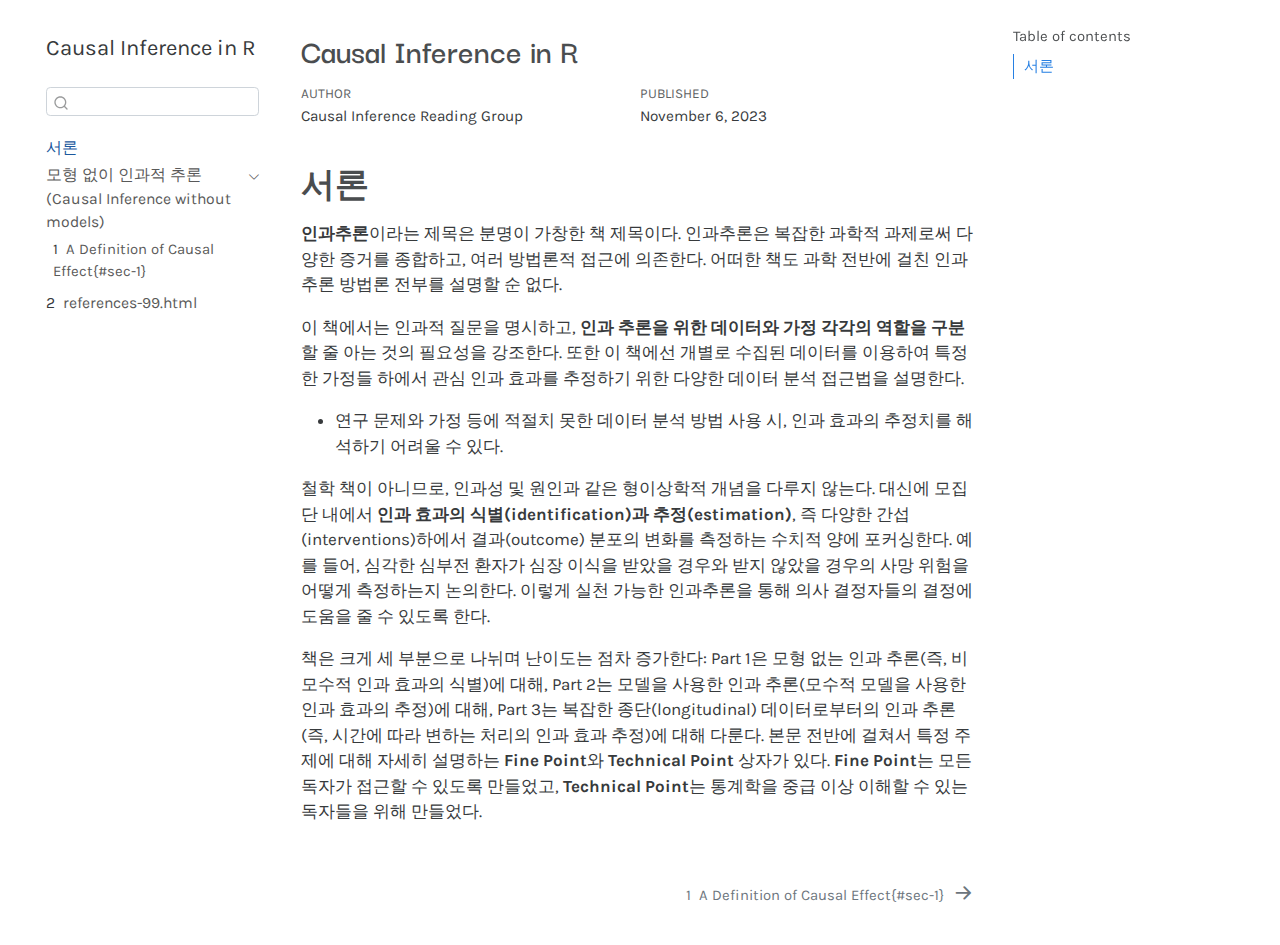
<file: _book/index.html>
<!DOCTYPE html>
<html xmlns="http://www.w3.org/1999/xhtml" lang="en" xml:lang="en"><head>

<meta charset="utf-8">
<meta name="generator" content="quarto-1.3.450">

<meta name="viewport" content="width=device-width, initial-scale=1.0, user-scalable=yes">

<meta name="author" content="Causal Inference Reading Group">
<meta name="dcterms.date" content="2023-11-06">

<title>Causal Inference in R</title>
<style>
code{white-space: pre-wrap;}
span.smallcaps{font-variant: small-caps;}
div.columns{display: flex; gap: min(4vw, 1.5em);}
div.column{flex: auto; overflow-x: auto;}
div.hanging-indent{margin-left: 1.5em; text-indent: -1.5em;}
ul.task-list{list-style: none;}
ul.task-list li input[type="checkbox"] {
  width: 0.8em;
  margin: 0 0.8em 0.2em -1em; /* quarto-specific, see https://github.com/quarto-dev/quarto-cli/issues/4556 */ 
  vertical-align: middle;
}
</style>


<script src="site_libs/quarto-nav/quarto-nav.js"></script>
<script src="site_libs/quarto-nav/headroom.min.js"></script>
<script src="site_libs/clipboard/clipboard.min.js"></script>
<script src="site_libs/quarto-search/autocomplete.umd.js"></script>
<script src="site_libs/quarto-search/fuse.min.js"></script>
<script src="site_libs/quarto-search/quarto-search.js"></script>
<meta name="quarto:offset" content="./">
<link href="./chapters/chapter-01.html" rel="next">
<script src="site_libs/quarto-html/quarto.js"></script>
<script src="site_libs/quarto-html/popper.min.js"></script>
<script src="site_libs/quarto-html/tippy.umd.min.js"></script>
<script src="site_libs/quarto-html/anchor.min.js"></script>
<link href="site_libs/quarto-html/tippy.css" rel="stylesheet">
<link href="site_libs/quarto-html/quarto-syntax-highlighting.css" rel="stylesheet" id="quarto-text-highlighting-styles">
<script src="site_libs/bootstrap/bootstrap.min.js"></script>
<link href="site_libs/bootstrap/bootstrap-icons.css" rel="stylesheet">
<link href="site_libs/bootstrap/bootstrap.min.css" rel="stylesheet" id="quarto-bootstrap" data-mode="light">
<script id="quarto-search-options" type="application/json">{
  "location": "sidebar",
  "copy-button": false,
  "collapse-after": 3,
  "panel-placement": "start",
  "type": "textbox",
  "limit": 20,
  "language": {
    "search-no-results-text": "No results",
    "search-matching-documents-text": "matching documents",
    "search-copy-link-title": "Copy link to search",
    "search-hide-matches-text": "Hide additional matches",
    "search-more-match-text": "more match in this document",
    "search-more-matches-text": "more matches in this document",
    "search-clear-button-title": "Clear",
    "search-detached-cancel-button-title": "Cancel",
    "search-submit-button-title": "Submit",
    "search-label": "Search"
  }
}</script>
<script defer="" data-domain="r-causal.org" src="https://plausible.io/js/script.js"></script>


</head>

<body class="nav-sidebar floating">

<div id="quarto-search-results"></div>
  <header id="quarto-header" class="headroom fixed-top">
  <nav class="quarto-secondary-nav">
    <div class="container-fluid d-flex">
      <button type="button" class="quarto-btn-toggle btn" data-bs-toggle="collapse" data-bs-target="#quarto-sidebar,#quarto-sidebar-glass" aria-controls="quarto-sidebar" aria-expanded="false" aria-label="Toggle sidebar navigation" onclick="if (window.quartoToggleHeadroom) { window.quartoToggleHeadroom(); }">
        <i class="bi bi-layout-text-sidebar-reverse"></i>
      </button>
      <nav class="quarto-page-breadcrumbs" aria-label="breadcrumb"><ol class="breadcrumb"><li class="breadcrumb-item"><a href="./index.html">서론</a></li></ol></nav>
      <a class="flex-grow-1" role="button" data-bs-toggle="collapse" data-bs-target="#quarto-sidebar,#quarto-sidebar-glass" aria-controls="quarto-sidebar" aria-expanded="false" aria-label="Toggle sidebar navigation" onclick="if (window.quartoToggleHeadroom) { window.quartoToggleHeadroom(); }">      
      </a>
      <button type="button" class="btn quarto-search-button" aria-label="" onclick="window.quartoOpenSearch();">
        <i class="bi bi-search"></i>
      </button>
    </div>
  </nav>
</header>
<!-- content -->
<div id="quarto-content" class="quarto-container page-columns page-rows-contents page-layout-article">
<!-- sidebar -->
  <nav id="quarto-sidebar" class="sidebar collapse collapse-horizontal sidebar-navigation floating overflow-auto">
    <div class="pt-lg-2 mt-2 text-left sidebar-header">
    <div class="sidebar-title mb-0 py-0">
      <a href="./">Causal Inference in R</a> 
    </div>
      </div>
        <div class="mt-2 flex-shrink-0 align-items-center">
        <div class="sidebar-search">
        <div id="quarto-search" class="" title="Search"></div>
        </div>
        </div>
    <div class="sidebar-menu-container"> 
    <ul class="list-unstyled mt-1">
        <li class="sidebar-item">
  <div class="sidebar-item-container"> 
  <a href="./index.html" class="sidebar-item-text sidebar-link active">
 <span class="menu-text">서론</span></a>
  </div>
</li>
        <li class="sidebar-item sidebar-item-section">
      <div class="sidebar-item-container"> 
            <a class="sidebar-item-text sidebar-link text-start" data-bs-toggle="collapse" data-bs-target="#quarto-sidebar-section-1" aria-expanded="true">
 <span class="menu-text">모형 없이 인과적 추론(Causal Inference without models)</span></a>
          <a class="sidebar-item-toggle text-start" data-bs-toggle="collapse" data-bs-target="#quarto-sidebar-section-1" aria-expanded="true" aria-label="Toggle section">
            <i class="bi bi-chevron-right ms-2"></i>
          </a> 
      </div>
      <ul id="quarto-sidebar-section-1" class="collapse list-unstyled sidebar-section depth1 show">  
          <li class="sidebar-item">
  <div class="sidebar-item-container"> 
  <a href="./chapters/chapter-01.html" class="sidebar-item-text sidebar-link">
 <span class="menu-text"><span class="chapter-number">1</span>&nbsp; <span class="chapter-title">A Definition of Causal Effect{#sec-1}</span></span></a>
  </div>
</li>
      </ul>
  </li>
        <li class="sidebar-item">
  <div class="sidebar-item-container"> 
  <a href="./chapters/references-99.html" class="sidebar-item-text sidebar-link">
 <span class="menu-text"><span class="chapter-number">2</span>&nbsp; <span class="chapter-title">references-99.html</span></span></a>
  </div>
</li>
    </ul>
    </div>
</nav>
<div id="quarto-sidebar-glass" data-bs-toggle="collapse" data-bs-target="#quarto-sidebar,#quarto-sidebar-glass"></div>
<!-- margin-sidebar -->
    <div id="quarto-margin-sidebar" class="sidebar margin-sidebar">
        <nav id="TOC" role="doc-toc" class="toc-active">
    <h2 id="toc-title">Table of contents</h2>
   
  <ul>
  <li><a href="#서론" id="toc-서론" class="nav-link active" data-scroll-target="#서론">서론</a></li>
  </ul>
</nav>
    </div>
<!-- main -->
<main class="content" id="quarto-document-content">

<header id="title-block-header" class="quarto-title-block default">
<div class="quarto-title">
<h1 class="title">Causal Inference in R</h1>
</div>



<div class="quarto-title-meta">

    <div>
    <div class="quarto-title-meta-heading">Author</div>
    <div class="quarto-title-meta-contents">
             <p>Causal Inference Reading Group </p>
          </div>
  </div>
    
    <div>
    <div class="quarto-title-meta-heading">Published</div>
    <div class="quarto-title-meta-contents">
      <p class="date">November 6, 2023</p>
    </div>
  </div>
  
    
  </div>
  

</header>

<section id="서론" class="level1 unnumbered">
<h1 class="unnumbered">서론</h1>
<p><strong>인과추론</strong>이라는 제목은 분명이 가창한 책 제목이다. 인과추론은 복잡한 과학적 과제로써 다양한 증거를 종합하고, 여러 방법론적 접근에 의존한다. 어떠한 책도 과학 전반에 걸친 인과 추론 방법론 전부를 설명할 순 없다.</p>
<p>이 책에서는 인과적 질문을 명시하고, <strong>인과 추론을 위한 데이터와 가정 각각의 역할을 구분</strong>할 줄 아는 것의 필요성을 강조한다. 또한 이 책에선 개별로 수집된 데이터를 이용하여 특정한 가정들 하에서 관심 인과 효과를 추정하기 위한 다양한 데이터 분석 접근법을 설명한다.</p>
<ul>
<li>연구 문제와 가정 등에 적절치 못한 데이터 분석 방법 사용 시, 인과 효과의 추정치를 해석하기 어려울 수 있다.</li>
</ul>
<p>철학 책이 아니므로, 인과성 및 원인과 같은 형이상학적 개념을 다루지 않는다. 대신에 모집단 내에서 <strong>인과 효과의 식별(identification)과 추정(estimation)</strong>, 즉 다양한 간섭(interventions)하에서 결과(outcome) 분포의 변화를 측정하는 수치적 양에 포커싱한다. 예를 들어, 심각한 심부전 환자가 심장 이식을 받았을 경우와 받지 않았을 경우의 사망 위험을 어떻게 측정하는지 논의한다. 이렇게 실천 가능한 인과추론을 통해 의사 결정자들의 결정에 도움을 줄 수 있도록 한다.</p>
<p>책은 크게 세 부분으로 나뉘며 난이도는 점차 증가한다: Part 1은 모형 없는 인과 추론(즉, 비모수적 인과 효과의 식별)에 대해, Part 2는 모델을 사용한 인과 추론(모수적 모델을 사용한 인과 효과의 추정)에 대해, Part 3는 복잡한 종단(longitudinal) 데이터로부터의 인과 추론(즉, 시간에 따라 변하는 처리의 인과 효과 추정)에 대해 다룬다. 본문 전반에 걸쳐서 특정 주제에 대해 자세히 설명하는 <strong>Fine Point</strong>와 <strong>Technical Point</strong> 상자가 있다. <strong>Fine Point</strong>는 모든 독자가 접근할 수 있도록 만들었고, <strong>Technical Point</strong>는 통계학을 중급 이상 이해할 수 있는 독자들을 위해 만들었다.</p>


</section>

</main> <!-- /main -->
<script id="quarto-html-after-body" type="application/javascript">
window.document.addEventListener("DOMContentLoaded", function (event) {
  const toggleBodyColorMode = (bsSheetEl) => {
    const mode = bsSheetEl.getAttribute("data-mode");
    const bodyEl = window.document.querySelector("body");
    if (mode === "dark") {
      bodyEl.classList.add("quarto-dark");
      bodyEl.classList.remove("quarto-light");
    } else {
      bodyEl.classList.add("quarto-light");
      bodyEl.classList.remove("quarto-dark");
    }
  }
  const toggleBodyColorPrimary = () => {
    const bsSheetEl = window.document.querySelector("link#quarto-bootstrap");
    if (bsSheetEl) {
      toggleBodyColorMode(bsSheetEl);
    }
  }
  toggleBodyColorPrimary();  
  const icon = "";
  const anchorJS = new window.AnchorJS();
  anchorJS.options = {
    placement: 'right',
    icon: icon
  };
  anchorJS.add('.anchored');
  const isCodeAnnotation = (el) => {
    for (const clz of el.classList) {
      if (clz.startsWith('code-annotation-')) {                     
        return true;
      }
    }
    return false;
  }
  const clipboard = new window.ClipboardJS('.code-copy-button', {
    text: function(trigger) {
      const codeEl = trigger.previousElementSibling.cloneNode(true);
      for (const childEl of codeEl.children) {
        if (isCodeAnnotation(childEl)) {
          childEl.remove();
        }
      }
      return codeEl.innerText;
    }
  });
  clipboard.on('success', function(e) {
    // button target
    const button = e.trigger;
    // don't keep focus
    button.blur();
    // flash "checked"
    button.classList.add('code-copy-button-checked');
    var currentTitle = button.getAttribute("title");
    button.setAttribute("title", "Copied!");
    let tooltip;
    if (window.bootstrap) {
      button.setAttribute("data-bs-toggle", "tooltip");
      button.setAttribute("data-bs-placement", "left");
      button.setAttribute("data-bs-title", "Copied!");
      tooltip = new bootstrap.Tooltip(button, 
        { trigger: "manual", 
          customClass: "code-copy-button-tooltip",
          offset: [0, -8]});
      tooltip.show();    
    }
    setTimeout(function() {
      if (tooltip) {
        tooltip.hide();
        button.removeAttribute("data-bs-title");
        button.removeAttribute("data-bs-toggle");
        button.removeAttribute("data-bs-placement");
      }
      button.setAttribute("title", currentTitle);
      button.classList.remove('code-copy-button-checked');
    }, 1000);
    // clear code selection
    e.clearSelection();
  });
  function tippyHover(el, contentFn) {
    const config = {
      allowHTML: true,
      content: contentFn,
      maxWidth: 500,
      delay: 100,
      arrow: false,
      appendTo: function(el) {
          return el.parentElement;
      },
      interactive: true,
      interactiveBorder: 10,
      theme: 'quarto',
      placement: 'bottom-start'
    };
    window.tippy(el, config); 
  }
  const noterefs = window.document.querySelectorAll('a[role="doc-noteref"]');
  for (var i=0; i<noterefs.length; i++) {
    const ref = noterefs[i];
    tippyHover(ref, function() {
      // use id or data attribute instead here
      let href = ref.getAttribute('data-footnote-href') || ref.getAttribute('href');
      try { href = new URL(href).hash; } catch {}
      const id = href.replace(/^#\/?/, "");
      const note = window.document.getElementById(id);
      return note.innerHTML;
    });
  }
      let selectedAnnoteEl;
      const selectorForAnnotation = ( cell, annotation) => {
        let cellAttr = 'data-code-cell="' + cell + '"';
        let lineAttr = 'data-code-annotation="' +  annotation + '"';
        const selector = 'span[' + cellAttr + '][' + lineAttr + ']';
        return selector;
      }
      const selectCodeLines = (annoteEl) => {
        const doc = window.document;
        const targetCell = annoteEl.getAttribute("data-target-cell");
        const targetAnnotation = annoteEl.getAttribute("data-target-annotation");
        const annoteSpan = window.document.querySelector(selectorForAnnotation(targetCell, targetAnnotation));
        const lines = annoteSpan.getAttribute("data-code-lines").split(",");
        const lineIds = lines.map((line) => {
          return targetCell + "-" + line;
        })
        let top = null;
        let height = null;
        let parent = null;
        if (lineIds.length > 0) {
            //compute the position of the single el (top and bottom and make a div)
            const el = window.document.getElementById(lineIds[0]);
            top = el.offsetTop;
            height = el.offsetHeight;
            parent = el.parentElement.parentElement;
          if (lineIds.length > 1) {
            const lastEl = window.document.getElementById(lineIds[lineIds.length - 1]);
            const bottom = lastEl.offsetTop + lastEl.offsetHeight;
            height = bottom - top;
          }
          if (top !== null && height !== null && parent !== null) {
            // cook up a div (if necessary) and position it 
            let div = window.document.getElementById("code-annotation-line-highlight");
            if (div === null) {
              div = window.document.createElement("div");
              div.setAttribute("id", "code-annotation-line-highlight");
              div.style.position = 'absolute';
              parent.appendChild(div);
            }
            div.style.top = top - 2 + "px";
            div.style.height = height + 4 + "px";
            let gutterDiv = window.document.getElementById("code-annotation-line-highlight-gutter");
            if (gutterDiv === null) {
              gutterDiv = window.document.createElement("div");
              gutterDiv.setAttribute("id", "code-annotation-line-highlight-gutter");
              gutterDiv.style.position = 'absolute';
              const codeCell = window.document.getElementById(targetCell);
              const gutter = codeCell.querySelector('.code-annotation-gutter');
              gutter.appendChild(gutterDiv);
            }
            gutterDiv.style.top = top - 2 + "px";
            gutterDiv.style.height = height + 4 + "px";
          }
          selectedAnnoteEl = annoteEl;
        }
      };
      const unselectCodeLines = () => {
        const elementsIds = ["code-annotation-line-highlight", "code-annotation-line-highlight-gutter"];
        elementsIds.forEach((elId) => {
          const div = window.document.getElementById(elId);
          if (div) {
            div.remove();
          }
        });
        selectedAnnoteEl = undefined;
      };
      // Attach click handler to the DT
      const annoteDls = window.document.querySelectorAll('dt[data-target-cell]');
      for (const annoteDlNode of annoteDls) {
        annoteDlNode.addEventListener('click', (event) => {
          const clickedEl = event.target;
          if (clickedEl !== selectedAnnoteEl) {
            unselectCodeLines();
            const activeEl = window.document.querySelector('dt[data-target-cell].code-annotation-active');
            if (activeEl) {
              activeEl.classList.remove('code-annotation-active');
            }
            selectCodeLines(clickedEl);
            clickedEl.classList.add('code-annotation-active');
          } else {
            // Unselect the line
            unselectCodeLines();
            clickedEl.classList.remove('code-annotation-active');
          }
        });
      }
  const findCites = (el) => {
    const parentEl = el.parentElement;
    if (parentEl) {
      const cites = parentEl.dataset.cites;
      if (cites) {
        return {
          el,
          cites: cites.split(' ')
        };
      } else {
        return findCites(el.parentElement)
      }
    } else {
      return undefined;
    }
  };
  var bibliorefs = window.document.querySelectorAll('a[role="doc-biblioref"]');
  for (var i=0; i<bibliorefs.length; i++) {
    const ref = bibliorefs[i];
    const citeInfo = findCites(ref);
    if (citeInfo) {
      tippyHover(citeInfo.el, function() {
        var popup = window.document.createElement('div');
        citeInfo.cites.forEach(function(cite) {
          var citeDiv = window.document.createElement('div');
          citeDiv.classList.add('hanging-indent');
          citeDiv.classList.add('csl-entry');
          var biblioDiv = window.document.getElementById('ref-' + cite);
          if (biblioDiv) {
            citeDiv.innerHTML = biblioDiv.innerHTML;
          }
          popup.appendChild(citeDiv);
        });
        return popup.innerHTML;
      });
    }
  }
});
</script>
<nav class="page-navigation">
  <div class="nav-page nav-page-previous">
  </div>
  <div class="nav-page nav-page-next">
      <a href="./chapters/chapter-01.html" class="pagination-link">
        <span class="nav-page-text"><span class="chapter-number">1</span>&nbsp; <span class="chapter-title">A Definition of Causal Effect{#sec-1}</span></span> <i class="bi bi-arrow-right-short"></i>
      </a>
  </div>
</nav>
</div> <!-- /content -->



</body></html>
</file>
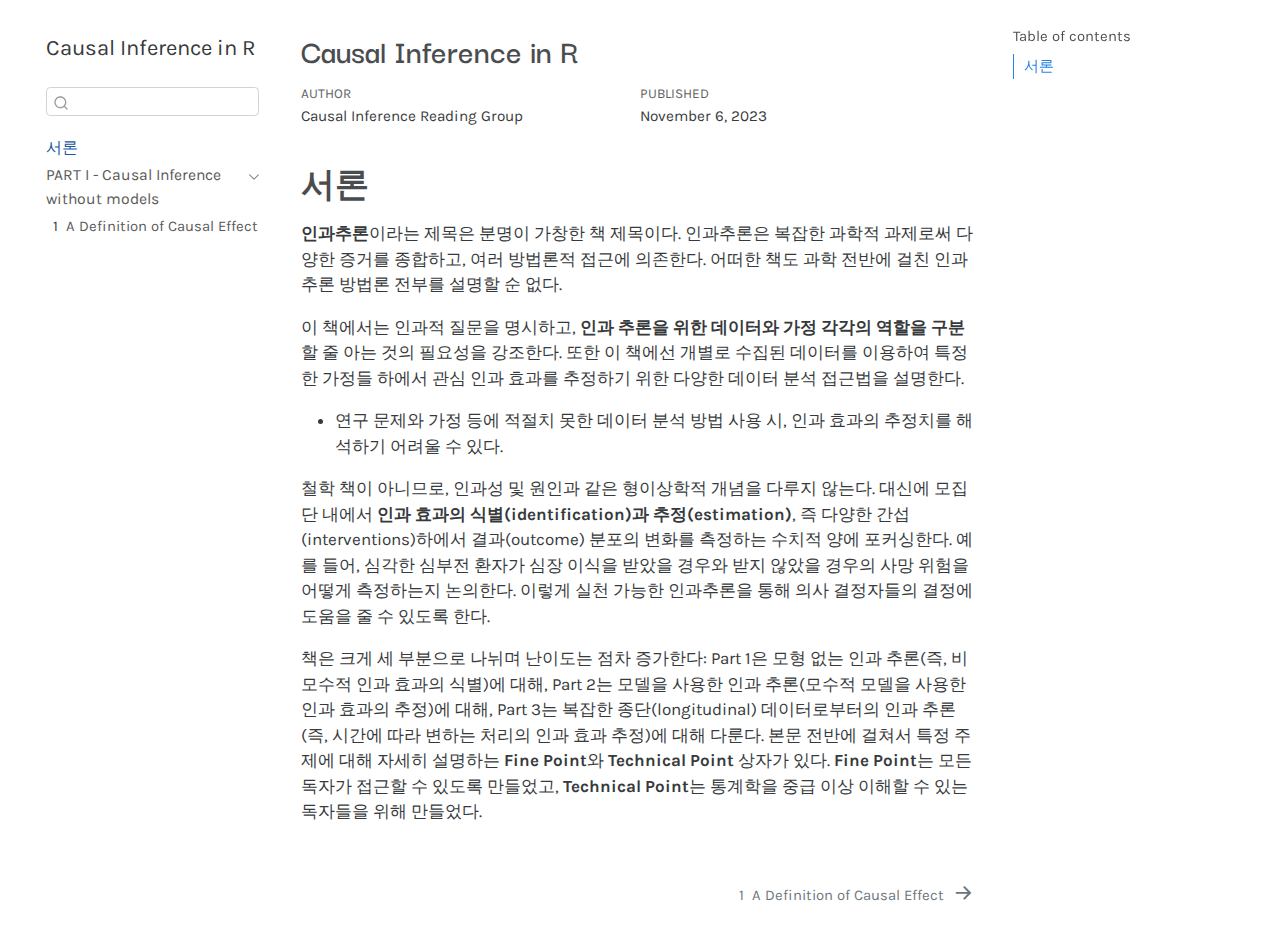
<file: docs/index.html>
<!DOCTYPE html>
<html xmlns="http://www.w3.org/1999/xhtml" lang="en" xml:lang="en"><head>

<meta charset="utf-8">
<meta name="generator" content="quarto-1.3.450">

<meta name="viewport" content="width=device-width, initial-scale=1.0, user-scalable=yes">

<meta name="author" content="Causal Inference Reading Group">
<meta name="dcterms.date" content="2023-11-06">

<title>Causal Inference in R</title>
<style>
code{white-space: pre-wrap;}
span.smallcaps{font-variant: small-caps;}
div.columns{display: flex; gap: min(4vw, 1.5em);}
div.column{flex: auto; overflow-x: auto;}
div.hanging-indent{margin-left: 1.5em; text-indent: -1.5em;}
ul.task-list{list-style: none;}
ul.task-list li input[type="checkbox"] {
  width: 0.8em;
  margin: 0 0.8em 0.2em -1em; /* quarto-specific, see https://github.com/quarto-dev/quarto-cli/issues/4556 */ 
  vertical-align: middle;
}
</style>


<script src="site_libs/quarto-nav/quarto-nav.js"></script>
<script src="site_libs/quarto-nav/headroom.min.js"></script>
<script src="site_libs/clipboard/clipboard.min.js"></script>
<script src="site_libs/quarto-search/autocomplete.umd.js"></script>
<script src="site_libs/quarto-search/fuse.min.js"></script>
<script src="site_libs/quarto-search/quarto-search.js"></script>
<meta name="quarto:offset" content="./">
<link href="./chapters/chapter-01.html" rel="next">
<script src="site_libs/quarto-html/quarto.js"></script>
<script src="site_libs/quarto-html/popper.min.js"></script>
<script src="site_libs/quarto-html/tippy.umd.min.js"></script>
<script src="site_libs/quarto-html/anchor.min.js"></script>
<link href="site_libs/quarto-html/tippy.css" rel="stylesheet">
<link href="site_libs/quarto-html/quarto-syntax-highlighting.css" rel="stylesheet" id="quarto-text-highlighting-styles">
<script src="site_libs/bootstrap/bootstrap.min.js"></script>
<link href="site_libs/bootstrap/bootstrap-icons.css" rel="stylesheet">
<link href="site_libs/bootstrap/bootstrap.min.css" rel="stylesheet" id="quarto-bootstrap" data-mode="light">
<script id="quarto-search-options" type="application/json">{
  "location": "sidebar",
  "copy-button": false,
  "collapse-after": 3,
  "panel-placement": "start",
  "type": "textbox",
  "limit": 20,
  "language": {
    "search-no-results-text": "No results",
    "search-matching-documents-text": "matching documents",
    "search-copy-link-title": "Copy link to search",
    "search-hide-matches-text": "Hide additional matches",
    "search-more-match-text": "more match in this document",
    "search-more-matches-text": "more matches in this document",
    "search-clear-button-title": "Clear",
    "search-detached-cancel-button-title": "Cancel",
    "search-submit-button-title": "Submit",
    "search-label": "Search"
  }
}</script>
<script defer="" data-domain="r-causal.org" src="https://plausible.io/js/script.js"></script>


</head>

<body class="nav-sidebar floating">

<div id="quarto-search-results"></div>
  <header id="quarto-header" class="headroom fixed-top">
  <nav class="quarto-secondary-nav">
    <div class="container-fluid d-flex">
      <button type="button" class="quarto-btn-toggle btn" data-bs-toggle="collapse" data-bs-target="#quarto-sidebar,#quarto-sidebar-glass" aria-controls="quarto-sidebar" aria-expanded="false" aria-label="Toggle sidebar navigation" onclick="if (window.quartoToggleHeadroom) { window.quartoToggleHeadroom(); }">
        <i class="bi bi-layout-text-sidebar-reverse"></i>
      </button>
      <nav class="quarto-page-breadcrumbs" aria-label="breadcrumb"><ol class="breadcrumb"><li class="breadcrumb-item"><a href="./index.html">서론</a></li></ol></nav>
      <a class="flex-grow-1" role="button" data-bs-toggle="collapse" data-bs-target="#quarto-sidebar,#quarto-sidebar-glass" aria-controls="quarto-sidebar" aria-expanded="false" aria-label="Toggle sidebar navigation" onclick="if (window.quartoToggleHeadroom) { window.quartoToggleHeadroom(); }">      
      </a>
      <button type="button" class="btn quarto-search-button" aria-label="" onclick="window.quartoOpenSearch();">
        <i class="bi bi-search"></i>
      </button>
    </div>
  </nav>
</header>
<!-- content -->
<div id="quarto-content" class="quarto-container page-columns page-rows-contents page-layout-article">
<!-- sidebar -->
  <nav id="quarto-sidebar" class="sidebar collapse collapse-horizontal sidebar-navigation floating overflow-auto">
    <div class="pt-lg-2 mt-2 text-left sidebar-header">
    <div class="sidebar-title mb-0 py-0">
      <a href="./">Causal Inference in R</a> 
    </div>
      </div>
        <div class="mt-2 flex-shrink-0 align-items-center">
        <div class="sidebar-search">
        <div id="quarto-search" class="" title="Search"></div>
        </div>
        </div>
    <div class="sidebar-menu-container"> 
    <ul class="list-unstyled mt-1">
        <li class="sidebar-item">
  <div class="sidebar-item-container"> 
  <a href="./index.html" class="sidebar-item-text sidebar-link active">
 <span class="menu-text">서론</span></a>
  </div>
</li>
        <li class="sidebar-item sidebar-item-section">
      <div class="sidebar-item-container"> 
            <a class="sidebar-item-text sidebar-link text-start" data-bs-toggle="collapse" data-bs-target="#quarto-sidebar-section-1" aria-expanded="true">
 <span class="menu-text">PART I - Causal Inference without models</span></a>
          <a class="sidebar-item-toggle text-start" data-bs-toggle="collapse" data-bs-target="#quarto-sidebar-section-1" aria-expanded="true" aria-label="Toggle section">
            <i class="bi bi-chevron-right ms-2"></i>
          </a> 
      </div>
      <ul id="quarto-sidebar-section-1" class="collapse list-unstyled sidebar-section depth1 show">  
          <li class="sidebar-item">
  <div class="sidebar-item-container"> 
  <a href="./chapters/chapter-01.html" class="sidebar-item-text sidebar-link">
 <span class="menu-text"><span class="chapter-number">1</span>&nbsp; <span class="chapter-title">A Definition of Causal Effect</span></span></a>
  </div>
</li>
      </ul>
  </li>
    </ul>
    </div>
</nav>
<div id="quarto-sidebar-glass" data-bs-toggle="collapse" data-bs-target="#quarto-sidebar,#quarto-sidebar-glass"></div>
<!-- margin-sidebar -->
    <div id="quarto-margin-sidebar" class="sidebar margin-sidebar">
        <nav id="TOC" role="doc-toc" class="toc-active">
    <h2 id="toc-title">Table of contents</h2>
   
  <ul>
  <li><a href="#서론" id="toc-서론" class="nav-link active" data-scroll-target="#서론">서론</a></li>
  </ul>
</nav>
    </div>
<!-- main -->
<main class="content" id="quarto-document-content">

<header id="title-block-header" class="quarto-title-block default">
<div class="quarto-title">
<h1 class="title">Causal Inference in R</h1>
</div>



<div class="quarto-title-meta">

    <div>
    <div class="quarto-title-meta-heading">Author</div>
    <div class="quarto-title-meta-contents">
             <p>Causal Inference Reading Group </p>
          </div>
  </div>
    
    <div>
    <div class="quarto-title-meta-heading">Published</div>
    <div class="quarto-title-meta-contents">
      <p class="date">November 6, 2023</p>
    </div>
  </div>
  
    
  </div>
  

</header>

<section id="서론" class="level1 unnumbered">
<h1 class="unnumbered">서론</h1>
<p><strong>인과추론</strong>이라는 제목은 분명이 가창한 책 제목이다. 인과추론은 복잡한 과학적 과제로써 다양한 증거를 종합하고, 여러 방법론적 접근에 의존한다. 어떠한 책도 과학 전반에 걸친 인과 추론 방법론 전부를 설명할 순 없다.</p>
<p>이 책에서는 인과적 질문을 명시하고, <strong>인과 추론을 위한 데이터와 가정 각각의 역할을 구분</strong>할 줄 아는 것의 필요성을 강조한다. 또한 이 책에선 개별로 수집된 데이터를 이용하여 특정한 가정들 하에서 관심 인과 효과를 추정하기 위한 다양한 데이터 분석 접근법을 설명한다.</p>
<ul>
<li>연구 문제와 가정 등에 적절치 못한 데이터 분석 방법 사용 시, 인과 효과의 추정치를 해석하기 어려울 수 있다.</li>
</ul>
<p>철학 책이 아니므로, 인과성 및 원인과 같은 형이상학적 개념을 다루지 않는다. 대신에 모집단 내에서 <strong>인과 효과의 식별(identification)과 추정(estimation)</strong>, 즉 다양한 간섭(interventions)하에서 결과(outcome) 분포의 변화를 측정하는 수치적 양에 포커싱한다. 예를 들어, 심각한 심부전 환자가 심장 이식을 받았을 경우와 받지 않았을 경우의 사망 위험을 어떻게 측정하는지 논의한다. 이렇게 실천 가능한 인과추론을 통해 의사 결정자들의 결정에 도움을 줄 수 있도록 한다.</p>
<p>책은 크게 세 부분으로 나뉘며 난이도는 점차 증가한다: Part 1은 모형 없는 인과 추론(즉, 비모수적 인과 효과의 식별)에 대해, Part 2는 모델을 사용한 인과 추론(모수적 모델을 사용한 인과 효과의 추정)에 대해, Part 3는 복잡한 종단(longitudinal) 데이터로부터의 인과 추론(즉, 시간에 따라 변하는 처리의 인과 효과 추정)에 대해 다룬다. 본문 전반에 걸쳐서 특정 주제에 대해 자세히 설명하는 <strong>Fine Point</strong>와 <strong>Technical Point</strong> 상자가 있다. <strong>Fine Point</strong>는 모든 독자가 접근할 수 있도록 만들었고, <strong>Technical Point</strong>는 통계학을 중급 이상 이해할 수 있는 독자들을 위해 만들었다.</p>


</section>

</main> <!-- /main -->
<script id="quarto-html-after-body" type="application/javascript">
window.document.addEventListener("DOMContentLoaded", function (event) {
  const toggleBodyColorMode = (bsSheetEl) => {
    const mode = bsSheetEl.getAttribute("data-mode");
    const bodyEl = window.document.querySelector("body");
    if (mode === "dark") {
      bodyEl.classList.add("quarto-dark");
      bodyEl.classList.remove("quarto-light");
    } else {
      bodyEl.classList.add("quarto-light");
      bodyEl.classList.remove("quarto-dark");
    }
  }
  const toggleBodyColorPrimary = () => {
    const bsSheetEl = window.document.querySelector("link#quarto-bootstrap");
    if (bsSheetEl) {
      toggleBodyColorMode(bsSheetEl);
    }
  }
  toggleBodyColorPrimary();  
  const icon = "";
  const anchorJS = new window.AnchorJS();
  anchorJS.options = {
    placement: 'right',
    icon: icon
  };
  anchorJS.add('.anchored');
  const isCodeAnnotation = (el) => {
    for (const clz of el.classList) {
      if (clz.startsWith('code-annotation-')) {                     
        return true;
      }
    }
    return false;
  }
  const clipboard = new window.ClipboardJS('.code-copy-button', {
    text: function(trigger) {
      const codeEl = trigger.previousElementSibling.cloneNode(true);
      for (const childEl of codeEl.children) {
        if (isCodeAnnotation(childEl)) {
          childEl.remove();
        }
      }
      return codeEl.innerText;
    }
  });
  clipboard.on('success', function(e) {
    // button target
    const button = e.trigger;
    // don't keep focus
    button.blur();
    // flash "checked"
    button.classList.add('code-copy-button-checked');
    var currentTitle = button.getAttribute("title");
    button.setAttribute("title", "Copied!");
    let tooltip;
    if (window.bootstrap) {
      button.setAttribute("data-bs-toggle", "tooltip");
      button.setAttribute("data-bs-placement", "left");
      button.setAttribute("data-bs-title", "Copied!");
      tooltip = new bootstrap.Tooltip(button, 
        { trigger: "manual", 
          customClass: "code-copy-button-tooltip",
          offset: [0, -8]});
      tooltip.show();    
    }
    setTimeout(function() {
      if (tooltip) {
        tooltip.hide();
        button.removeAttribute("data-bs-title");
        button.removeAttribute("data-bs-toggle");
        button.removeAttribute("data-bs-placement");
      }
      button.setAttribute("title", currentTitle);
      button.classList.remove('code-copy-button-checked');
    }, 1000);
    // clear code selection
    e.clearSelection();
  });
  function tippyHover(el, contentFn) {
    const config = {
      allowHTML: true,
      content: contentFn,
      maxWidth: 500,
      delay: 100,
      arrow: false,
      appendTo: function(el) {
          return el.parentElement;
      },
      interactive: true,
      interactiveBorder: 10,
      theme: 'quarto',
      placement: 'bottom-start'
    };
    window.tippy(el, config); 
  }
  const noterefs = window.document.querySelectorAll('a[role="doc-noteref"]');
  for (var i=0; i<noterefs.length; i++) {
    const ref = noterefs[i];
    tippyHover(ref, function() {
      // use id or data attribute instead here
      let href = ref.getAttribute('data-footnote-href') || ref.getAttribute('href');
      try { href = new URL(href).hash; } catch {}
      const id = href.replace(/^#\/?/, "");
      const note = window.document.getElementById(id);
      return note.innerHTML;
    });
  }
      let selectedAnnoteEl;
      const selectorForAnnotation = ( cell, annotation) => {
        let cellAttr = 'data-code-cell="' + cell + '"';
        let lineAttr = 'data-code-annotation="' +  annotation + '"';
        const selector = 'span[' + cellAttr + '][' + lineAttr + ']';
        return selector;
      }
      const selectCodeLines = (annoteEl) => {
        const doc = window.document;
        const targetCell = annoteEl.getAttribute("data-target-cell");
        const targetAnnotation = annoteEl.getAttribute("data-target-annotation");
        const annoteSpan = window.document.querySelector(selectorForAnnotation(targetCell, targetAnnotation));
        const lines = annoteSpan.getAttribute("data-code-lines").split(",");
        const lineIds = lines.map((line) => {
          return targetCell + "-" + line;
        })
        let top = null;
        let height = null;
        let parent = null;
        if (lineIds.length > 0) {
            //compute the position of the single el (top and bottom and make a div)
            const el = window.document.getElementById(lineIds[0]);
            top = el.offsetTop;
            height = el.offsetHeight;
            parent = el.parentElement.parentElement;
          if (lineIds.length > 1) {
            const lastEl = window.document.getElementById(lineIds[lineIds.length - 1]);
            const bottom = lastEl.offsetTop + lastEl.offsetHeight;
            height = bottom - top;
          }
          if (top !== null && height !== null && parent !== null) {
            // cook up a div (if necessary) and position it 
            let div = window.document.getElementById("code-annotation-line-highlight");
            if (div === null) {
              div = window.document.createElement("div");
              div.setAttribute("id", "code-annotation-line-highlight");
              div.style.position = 'absolute';
              parent.appendChild(div);
            }
            div.style.top = top - 2 + "px";
            div.style.height = height + 4 + "px";
            let gutterDiv = window.document.getElementById("code-annotation-line-highlight-gutter");
            if (gutterDiv === null) {
              gutterDiv = window.document.createElement("div");
              gutterDiv.setAttribute("id", "code-annotation-line-highlight-gutter");
              gutterDiv.style.position = 'absolute';
              const codeCell = window.document.getElementById(targetCell);
              const gutter = codeCell.querySelector('.code-annotation-gutter');
              gutter.appendChild(gutterDiv);
            }
            gutterDiv.style.top = top - 2 + "px";
            gutterDiv.style.height = height + 4 + "px";
          }
          selectedAnnoteEl = annoteEl;
        }
      };
      const unselectCodeLines = () => {
        const elementsIds = ["code-annotation-line-highlight", "code-annotation-line-highlight-gutter"];
        elementsIds.forEach((elId) => {
          const div = window.document.getElementById(elId);
          if (div) {
            div.remove();
          }
        });
        selectedAnnoteEl = undefined;
      };
      // Attach click handler to the DT
      const annoteDls = window.document.querySelectorAll('dt[data-target-cell]');
      for (const annoteDlNode of annoteDls) {
        annoteDlNode.addEventListener('click', (event) => {
          const clickedEl = event.target;
          if (clickedEl !== selectedAnnoteEl) {
            unselectCodeLines();
            const activeEl = window.document.querySelector('dt[data-target-cell].code-annotation-active');
            if (activeEl) {
              activeEl.classList.remove('code-annotation-active');
            }
            selectCodeLines(clickedEl);
            clickedEl.classList.add('code-annotation-active');
          } else {
            // Unselect the line
            unselectCodeLines();
            clickedEl.classList.remove('code-annotation-active');
          }
        });
      }
  const findCites = (el) => {
    const parentEl = el.parentElement;
    if (parentEl) {
      const cites = parentEl.dataset.cites;
      if (cites) {
        return {
          el,
          cites: cites.split(' ')
        };
      } else {
        return findCites(el.parentElement)
      }
    } else {
      return undefined;
    }
  };
  var bibliorefs = window.document.querySelectorAll('a[role="doc-biblioref"]');
  for (var i=0; i<bibliorefs.length; i++) {
    const ref = bibliorefs[i];
    const citeInfo = findCites(ref);
    if (citeInfo) {
      tippyHover(citeInfo.el, function() {
        var popup = window.document.createElement('div');
        citeInfo.cites.forEach(function(cite) {
          var citeDiv = window.document.createElement('div');
          citeDiv.classList.add('hanging-indent');
          citeDiv.classList.add('csl-entry');
          var biblioDiv = window.document.getElementById('ref-' + cite);
          if (biblioDiv) {
            citeDiv.innerHTML = biblioDiv.innerHTML;
          }
          popup.appendChild(citeDiv);
        });
        return popup.innerHTML;
      });
    }
  }
});
</script>
<nav class="page-navigation">
  <div class="nav-page nav-page-previous">
  </div>
  <div class="nav-page nav-page-next">
      <a href="./chapters/chapter-01.html" class="pagination-link">
        <span class="nav-page-text"><span class="chapter-number">1</span>&nbsp; <span class="chapter-title">A Definition of Causal Effect</span></span> <i class="bi bi-arrow-right-short"></i>
      </a>
  </div>
</nav>
</div> <!-- /content -->



</body></html>
</file>
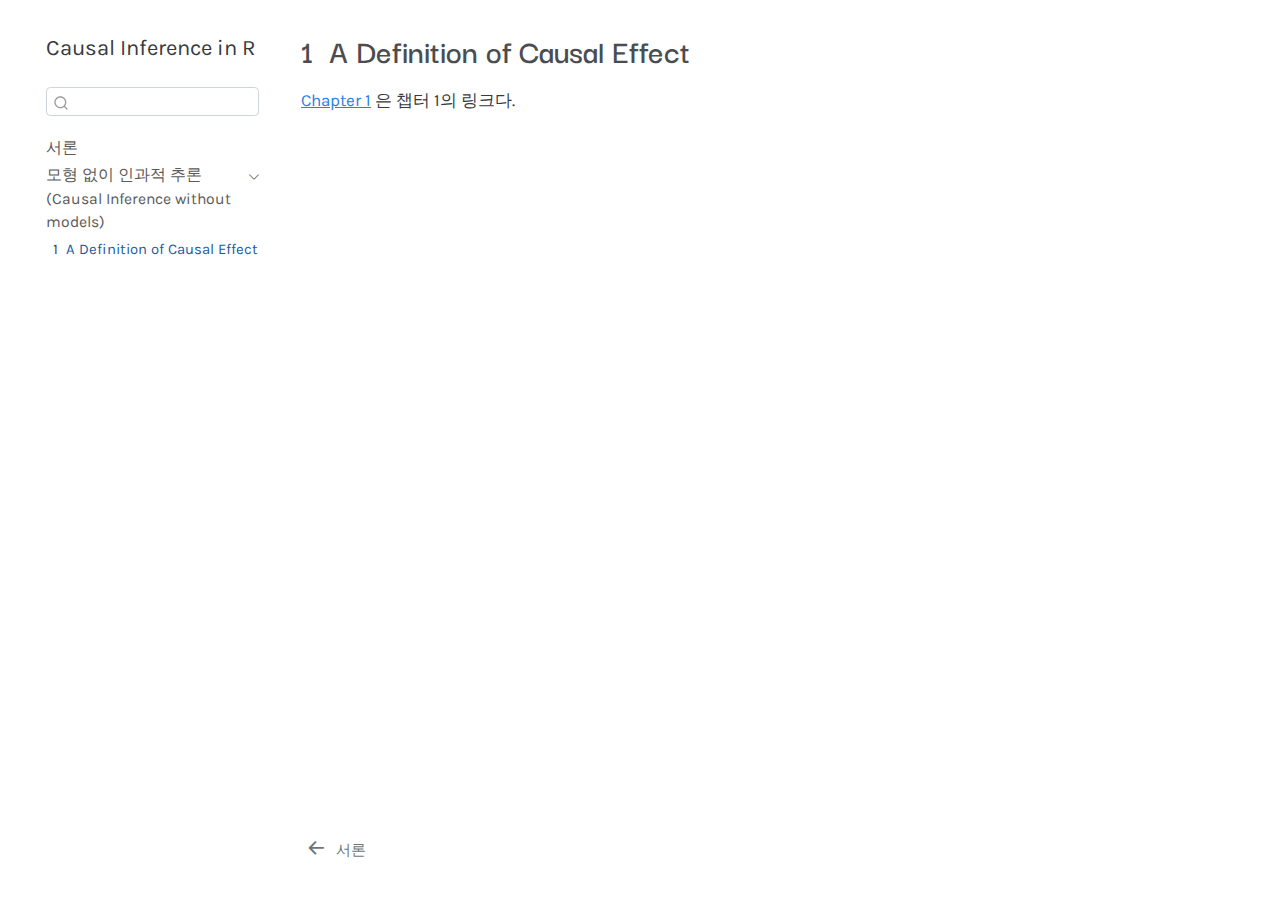
<file: _book/chapters/chapter-01.html>
<!DOCTYPE html>
<html xmlns="http://www.w3.org/1999/xhtml" lang="en" xml:lang="en"><head>

<meta charset="utf-8">
<meta name="generator" content="quarto-1.3.450">

<meta name="viewport" content="width=device-width, initial-scale=1.0, user-scalable=yes">


<title>Causal Inference in R - 1&nbsp; A Definition of Causal Effect</title>
<style>
code{white-space: pre-wrap;}
span.smallcaps{font-variant: small-caps;}
div.columns{display: flex; gap: min(4vw, 1.5em);}
div.column{flex: auto; overflow-x: auto;}
div.hanging-indent{margin-left: 1.5em; text-indent: -1.5em;}
ul.task-list{list-style: none;}
ul.task-list li input[type="checkbox"] {
  width: 0.8em;
  margin: 0 0.8em 0.2em -1em; /* quarto-specific, see https://github.com/quarto-dev/quarto-cli/issues/4556 */ 
  vertical-align: middle;
}
</style>


<script src="../site_libs/quarto-nav/quarto-nav.js"></script>
<script src="../site_libs/quarto-nav/headroom.min.js"></script>
<script src="../site_libs/clipboard/clipboard.min.js"></script>
<script src="../site_libs/quarto-search/autocomplete.umd.js"></script>
<script src="../site_libs/quarto-search/fuse.min.js"></script>
<script src="../site_libs/quarto-search/quarto-search.js"></script>
<meta name="quarto:offset" content="../">
<link href="../index.html" rel="prev">
<script src="../site_libs/quarto-html/quarto.js"></script>
<script src="../site_libs/quarto-html/popper.min.js"></script>
<script src="../site_libs/quarto-html/tippy.umd.min.js"></script>
<script src="../site_libs/quarto-html/anchor.min.js"></script>
<link href="../site_libs/quarto-html/tippy.css" rel="stylesheet">
<link href="../site_libs/quarto-html/quarto-syntax-highlighting.css" rel="stylesheet" id="quarto-text-highlighting-styles">
<script src="../site_libs/bootstrap/bootstrap.min.js"></script>
<link href="../site_libs/bootstrap/bootstrap-icons.css" rel="stylesheet">
<link href="../site_libs/bootstrap/bootstrap.min.css" rel="stylesheet" id="quarto-bootstrap" data-mode="light">
<script id="quarto-search-options" type="application/json">{
  "location": "sidebar",
  "copy-button": false,
  "collapse-after": 3,
  "panel-placement": "start",
  "type": "textbox",
  "limit": 20,
  "language": {
    "search-no-results-text": "No results",
    "search-matching-documents-text": "matching documents",
    "search-copy-link-title": "Copy link to search",
    "search-hide-matches-text": "Hide additional matches",
    "search-more-match-text": "more match in this document",
    "search-more-matches-text": "more matches in this document",
    "search-clear-button-title": "Clear",
    "search-detached-cancel-button-title": "Cancel",
    "search-submit-button-title": "Submit",
    "search-label": "Search"
  }
}</script>
<script defer="" data-domain="r-causal.org" src="https://plausible.io/js/script.js"></script>


</head>

<body class="nav-sidebar floating">

<div id="quarto-search-results"></div>
  <header id="quarto-header" class="headroom fixed-top">
  <nav class="quarto-secondary-nav">
    <div class="container-fluid d-flex">
      <button type="button" class="quarto-btn-toggle btn" data-bs-toggle="collapse" data-bs-target="#quarto-sidebar,#quarto-sidebar-glass" aria-controls="quarto-sidebar" aria-expanded="false" aria-label="Toggle sidebar navigation" onclick="if (window.quartoToggleHeadroom) { window.quartoToggleHeadroom(); }">
        <i class="bi bi-layout-text-sidebar-reverse"></i>
      </button>
      <nav class="quarto-page-breadcrumbs" aria-label="breadcrumb"><ol class="breadcrumb"><li class="breadcrumb-item"><a href="../chapters/chapter-01.html">모형 없이 인과적 추론(Causal Inference without models)</a></li><li class="breadcrumb-item"><a href="../chapters/chapter-01.html"><span class="chapter-number">1</span>&nbsp; <span class="chapter-title">A Definition of Causal Effect</span></a></li></ol></nav>
      <a class="flex-grow-1" role="button" data-bs-toggle="collapse" data-bs-target="#quarto-sidebar,#quarto-sidebar-glass" aria-controls="quarto-sidebar" aria-expanded="false" aria-label="Toggle sidebar navigation" onclick="if (window.quartoToggleHeadroom) { window.quartoToggleHeadroom(); }">      
      </a>
      <button type="button" class="btn quarto-search-button" aria-label="" onclick="window.quartoOpenSearch();">
        <i class="bi bi-search"></i>
      </button>
    </div>
  </nav>
</header>
<!-- content -->
<div id="quarto-content" class="quarto-container page-columns page-rows-contents page-layout-article">
<!-- sidebar -->
  <nav id="quarto-sidebar" class="sidebar collapse collapse-horizontal sidebar-navigation floating overflow-auto">
    <div class="pt-lg-2 mt-2 text-left sidebar-header">
    <div class="sidebar-title mb-0 py-0">
      <a href="../">Causal Inference in R</a> 
    </div>
      </div>
        <div class="mt-2 flex-shrink-0 align-items-center">
        <div class="sidebar-search">
        <div id="quarto-search" class="" title="Search"></div>
        </div>
        </div>
    <div class="sidebar-menu-container"> 
    <ul class="list-unstyled mt-1">
        <li class="sidebar-item">
  <div class="sidebar-item-container"> 
  <a href="../index.html" class="sidebar-item-text sidebar-link">
 <span class="menu-text">서론</span></a>
  </div>
</li>
        <li class="sidebar-item sidebar-item-section">
      <div class="sidebar-item-container"> 
            <a class="sidebar-item-text sidebar-link text-start" data-bs-toggle="collapse" data-bs-target="#quarto-sidebar-section-1" aria-expanded="true">
 <span class="menu-text">모형 없이 인과적 추론(Causal Inference without models)</span></a>
          <a class="sidebar-item-toggle text-start" data-bs-toggle="collapse" data-bs-target="#quarto-sidebar-section-1" aria-expanded="true" aria-label="Toggle section">
            <i class="bi bi-chevron-right ms-2"></i>
          </a> 
      </div>
      <ul id="quarto-sidebar-section-1" class="collapse list-unstyled sidebar-section depth1 show">  
          <li class="sidebar-item">
  <div class="sidebar-item-container"> 
  <a href="../chapters/chapter-01.html" class="sidebar-item-text sidebar-link active">
 <span class="menu-text"><span class="chapter-number">1</span>&nbsp; <span class="chapter-title">A Definition of Causal Effect</span></span></a>
  </div>
</li>
      </ul>
  </li>
    </ul>
    </div>
</nav>
<div id="quarto-sidebar-glass" data-bs-toggle="collapse" data-bs-target="#quarto-sidebar,#quarto-sidebar-glass"></div>
<!-- margin-sidebar -->
    <div id="quarto-margin-sidebar" class="sidebar margin-sidebar">
        
    </div>
<!-- main -->
<main class="content" id="quarto-document-content">

<header id="title-block-header" class="quarto-title-block default">
<div class="quarto-title">
<h1 class="title"><span id="sec-1" class="quarto-section-identifier"><span class="chapter-number">1</span>&nbsp; <span class="chapter-title">A Definition of Causal Effect</span></span></h1>
</div>



<div class="quarto-title-meta">

    
  
    
  </div>
  

</header>

<p><a href="#sec-1"><span>Chapter&nbsp;1</span></a> 은 챕터 1의 링크다.</p>



</main> <!-- /main -->
<script id="quarto-html-after-body" type="application/javascript">
window.document.addEventListener("DOMContentLoaded", function (event) {
  const toggleBodyColorMode = (bsSheetEl) => {
    const mode = bsSheetEl.getAttribute("data-mode");
    const bodyEl = window.document.querySelector("body");
    if (mode === "dark") {
      bodyEl.classList.add("quarto-dark");
      bodyEl.classList.remove("quarto-light");
    } else {
      bodyEl.classList.add("quarto-light");
      bodyEl.classList.remove("quarto-dark");
    }
  }
  const toggleBodyColorPrimary = () => {
    const bsSheetEl = window.document.querySelector("link#quarto-bootstrap");
    if (bsSheetEl) {
      toggleBodyColorMode(bsSheetEl);
    }
  }
  toggleBodyColorPrimary();  
  const icon = "";
  const anchorJS = new window.AnchorJS();
  anchorJS.options = {
    placement: 'right',
    icon: icon
  };
  anchorJS.add('.anchored');
  const isCodeAnnotation = (el) => {
    for (const clz of el.classList) {
      if (clz.startsWith('code-annotation-')) {                     
        return true;
      }
    }
    return false;
  }
  const clipboard = new window.ClipboardJS('.code-copy-button', {
    text: function(trigger) {
      const codeEl = trigger.previousElementSibling.cloneNode(true);
      for (const childEl of codeEl.children) {
        if (isCodeAnnotation(childEl)) {
          childEl.remove();
        }
      }
      return codeEl.innerText;
    }
  });
  clipboard.on('success', function(e) {
    // button target
    const button = e.trigger;
    // don't keep focus
    button.blur();
    // flash "checked"
    button.classList.add('code-copy-button-checked');
    var currentTitle = button.getAttribute("title");
    button.setAttribute("title", "Copied!");
    let tooltip;
    if (window.bootstrap) {
      button.setAttribute("data-bs-toggle", "tooltip");
      button.setAttribute("data-bs-placement", "left");
      button.setAttribute("data-bs-title", "Copied!");
      tooltip = new bootstrap.Tooltip(button, 
        { trigger: "manual", 
          customClass: "code-copy-button-tooltip",
          offset: [0, -8]});
      tooltip.show();    
    }
    setTimeout(function() {
      if (tooltip) {
        tooltip.hide();
        button.removeAttribute("data-bs-title");
        button.removeAttribute("data-bs-toggle");
        button.removeAttribute("data-bs-placement");
      }
      button.setAttribute("title", currentTitle);
      button.classList.remove('code-copy-button-checked');
    }, 1000);
    // clear code selection
    e.clearSelection();
  });
  function tippyHover(el, contentFn) {
    const config = {
      allowHTML: true,
      content: contentFn,
      maxWidth: 500,
      delay: 100,
      arrow: false,
      appendTo: function(el) {
          return el.parentElement;
      },
      interactive: true,
      interactiveBorder: 10,
      theme: 'quarto',
      placement: 'bottom-start'
    };
    window.tippy(el, config); 
  }
  const noterefs = window.document.querySelectorAll('a[role="doc-noteref"]');
  for (var i=0; i<noterefs.length; i++) {
    const ref = noterefs[i];
    tippyHover(ref, function() {
      // use id or data attribute instead here
      let href = ref.getAttribute('data-footnote-href') || ref.getAttribute('href');
      try { href = new URL(href).hash; } catch {}
      const id = href.replace(/^#\/?/, "");
      const note = window.document.getElementById(id);
      return note.innerHTML;
    });
  }
      let selectedAnnoteEl;
      const selectorForAnnotation = ( cell, annotation) => {
        let cellAttr = 'data-code-cell="' + cell + '"';
        let lineAttr = 'data-code-annotation="' +  annotation + '"';
        const selector = 'span[' + cellAttr + '][' + lineAttr + ']';
        return selector;
      }
      const selectCodeLines = (annoteEl) => {
        const doc = window.document;
        const targetCell = annoteEl.getAttribute("data-target-cell");
        const targetAnnotation = annoteEl.getAttribute("data-target-annotation");
        const annoteSpan = window.document.querySelector(selectorForAnnotation(targetCell, targetAnnotation));
        const lines = annoteSpan.getAttribute("data-code-lines").split(",");
        const lineIds = lines.map((line) => {
          return targetCell + "-" + line;
        })
        let top = null;
        let height = null;
        let parent = null;
        if (lineIds.length > 0) {
            //compute the position of the single el (top and bottom and make a div)
            const el = window.document.getElementById(lineIds[0]);
            top = el.offsetTop;
            height = el.offsetHeight;
            parent = el.parentElement.parentElement;
          if (lineIds.length > 1) {
            const lastEl = window.document.getElementById(lineIds[lineIds.length - 1]);
            const bottom = lastEl.offsetTop + lastEl.offsetHeight;
            height = bottom - top;
          }
          if (top !== null && height !== null && parent !== null) {
            // cook up a div (if necessary) and position it 
            let div = window.document.getElementById("code-annotation-line-highlight");
            if (div === null) {
              div = window.document.createElement("div");
              div.setAttribute("id", "code-annotation-line-highlight");
              div.style.position = 'absolute';
              parent.appendChild(div);
            }
            div.style.top = top - 2 + "px";
            div.style.height = height + 4 + "px";
            let gutterDiv = window.document.getElementById("code-annotation-line-highlight-gutter");
            if (gutterDiv === null) {
              gutterDiv = window.document.createElement("div");
              gutterDiv.setAttribute("id", "code-annotation-line-highlight-gutter");
              gutterDiv.style.position = 'absolute';
              const codeCell = window.document.getElementById(targetCell);
              const gutter = codeCell.querySelector('.code-annotation-gutter');
              gutter.appendChild(gutterDiv);
            }
            gutterDiv.style.top = top - 2 + "px";
            gutterDiv.style.height = height + 4 + "px";
          }
          selectedAnnoteEl = annoteEl;
        }
      };
      const unselectCodeLines = () => {
        const elementsIds = ["code-annotation-line-highlight", "code-annotation-line-highlight-gutter"];
        elementsIds.forEach((elId) => {
          const div = window.document.getElementById(elId);
          if (div) {
            div.remove();
          }
        });
        selectedAnnoteEl = undefined;
      };
      // Attach click handler to the DT
      const annoteDls = window.document.querySelectorAll('dt[data-target-cell]');
      for (const annoteDlNode of annoteDls) {
        annoteDlNode.addEventListener('click', (event) => {
          const clickedEl = event.target;
          if (clickedEl !== selectedAnnoteEl) {
            unselectCodeLines();
            const activeEl = window.document.querySelector('dt[data-target-cell].code-annotation-active');
            if (activeEl) {
              activeEl.classList.remove('code-annotation-active');
            }
            selectCodeLines(clickedEl);
            clickedEl.classList.add('code-annotation-active');
          } else {
            // Unselect the line
            unselectCodeLines();
            clickedEl.classList.remove('code-annotation-active');
          }
        });
      }
  const findCites = (el) => {
    const parentEl = el.parentElement;
    if (parentEl) {
      const cites = parentEl.dataset.cites;
      if (cites) {
        return {
          el,
          cites: cites.split(' ')
        };
      } else {
        return findCites(el.parentElement)
      }
    } else {
      return undefined;
    }
  };
  var bibliorefs = window.document.querySelectorAll('a[role="doc-biblioref"]');
  for (var i=0; i<bibliorefs.length; i++) {
    const ref = bibliorefs[i];
    const citeInfo = findCites(ref);
    if (citeInfo) {
      tippyHover(citeInfo.el, function() {
        var popup = window.document.createElement('div');
        citeInfo.cites.forEach(function(cite) {
          var citeDiv = window.document.createElement('div');
          citeDiv.classList.add('hanging-indent');
          citeDiv.classList.add('csl-entry');
          var biblioDiv = window.document.getElementById('ref-' + cite);
          if (biblioDiv) {
            citeDiv.innerHTML = biblioDiv.innerHTML;
          }
          popup.appendChild(citeDiv);
        });
        return popup.innerHTML;
      });
    }
  }
});
</script>
<nav class="page-navigation">
  <div class="nav-page nav-page-previous">
      <a href="../index.html" class="pagination-link">
        <i class="bi bi-arrow-left-short"></i> <span class="nav-page-text">서론</span>
      </a>          
  </div>
  <div class="nav-page nav-page-next">
  </div>
</nav>
</div> <!-- /content -->



</body></html>
</file>
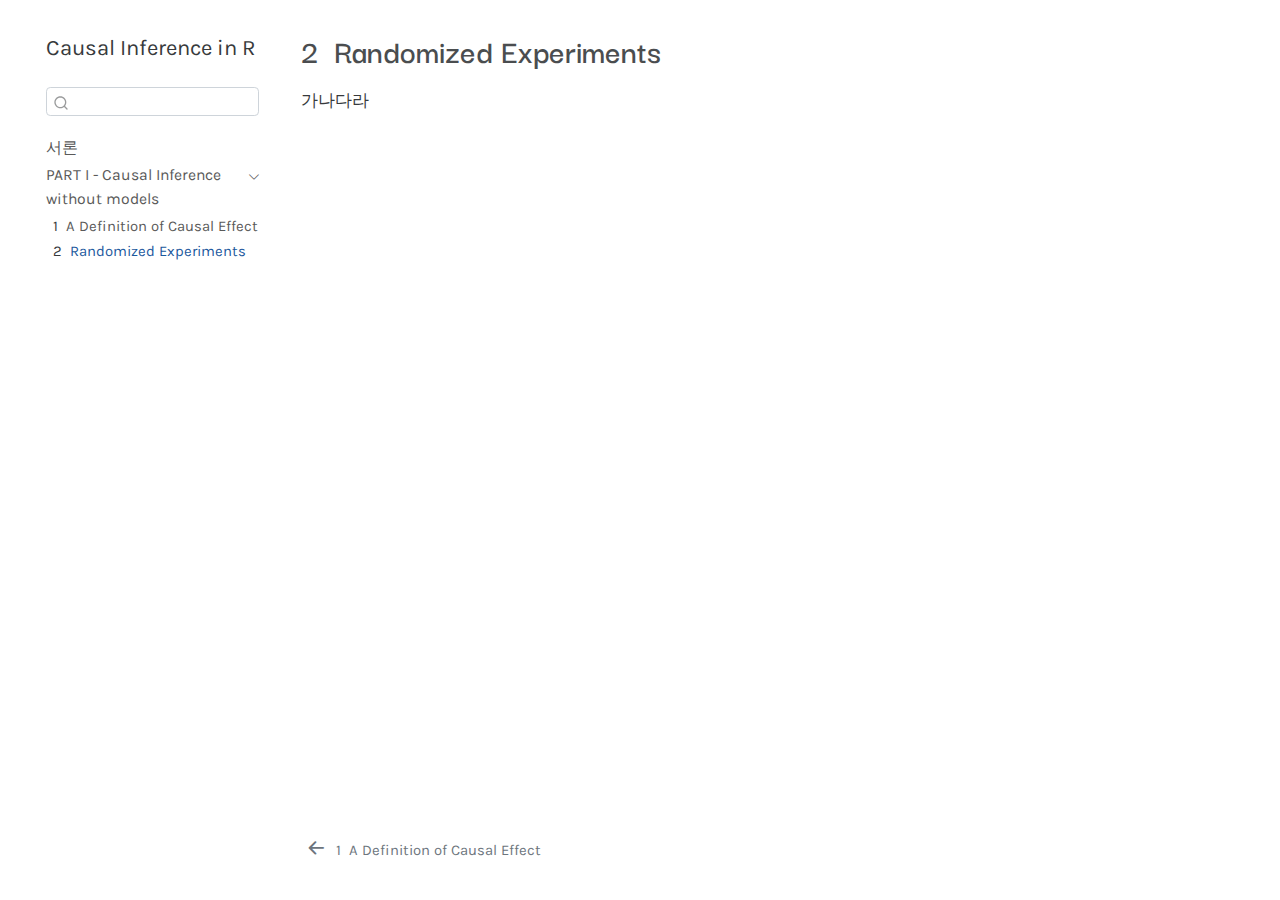
<file: docs/chapters/chapter-02.html>
<!DOCTYPE html>
<html xmlns="http://www.w3.org/1999/xhtml" lang="en" xml:lang="en"><head>
<meta http-equiv="Content-Type" content="text/html; charset=UTF-8">
<meta charset="utf-8">
<meta name="generator" content="quarto-1.3.450">
<meta name="viewport" content="width=device-width, initial-scale=1.0, user-scalable=yes">
<title>Causal Inference in R - 2&nbsp; Randomized Experiments</title>
<style>
code{white-space: pre-wrap;}
span.smallcaps{font-variant: small-caps;}
div.columns{display: flex; gap: min(4vw, 1.5em);}
div.column{flex: auto; overflow-x: auto;}
div.hanging-indent{margin-left: 1.5em; text-indent: -1.5em;}
ul.task-list{list-style: none;}
ul.task-list li input[type="checkbox"] {
  width: 0.8em;
  margin: 0 0.8em 0.2em -1em; /* quarto-specific, see https://github.com/quarto-dev/quarto-cli/issues/4556 */ 
  vertical-align: middle;
}
</style>

<script src="../site_libs/quarto-nav/quarto-nav.js"></script>
<script src="../site_libs/quarto-nav/headroom.min.js"></script>
<script src="../site_libs/clipboard/clipboard.min.js"></script>
<script src="../site_libs/quarto-search/autocomplete.umd.js"></script>
<script src="../site_libs/quarto-search/fuse.min.js"></script>
<script src="../site_libs/quarto-search/quarto-search.js"></script>
<meta name="quarto:offset" content="../">
<link href="../chapters/chapter-01.html" rel="prev">
<script src="../site_libs/quarto-html/quarto.js"></script>
<script src="../site_libs/quarto-html/popper.min.js"></script>
<script src="../site_libs/quarto-html/tippy.umd.min.js"></script>
<script src="../site_libs/quarto-html/anchor.min.js"></script>
<link href="../site_libs/quarto-html/tippy.css" rel="stylesheet">
<link href="../site_libs/quarto-html/quarto-syntax-highlighting.css" rel="stylesheet" id="quarto-text-highlighting-styles">
<script src="../site_libs/bootstrap/bootstrap.min.js"></script>
<link href="../site_libs/bootstrap/bootstrap-icons.css" rel="stylesheet">
<link href="../site_libs/bootstrap/bootstrap.min.css" rel="stylesheet" id="quarto-bootstrap" data-mode="light"><script id="quarto-search-options" type="application/json">{
  "location": "sidebar",
  "copy-button": false,
  "collapse-after": 3,
  "panel-placement": "start",
  "type": "textbox",
  "limit": 20,
  "language": {
    "search-no-results-text": "No results",
    "search-matching-documents-text": "matching documents",
    "search-copy-link-title": "Copy link to search",
    "search-hide-matches-text": "Hide additional matches",
    "search-more-match-text": "more match in this document",
    "search-more-matches-text": "more matches in this document",
    "search-clear-button-title": "Clear",
    "search-detached-cancel-button-title": "Cancel",
    "search-submit-button-title": "Submit",
    "search-label": "Search"
  }
}</script><script defer="" data-domain="r-causal.org" src="https://plausible.io/js/script.js"></script>
</head>
<body class="nav-sidebar floating">

<div id="quarto-search-results"></div>
  <header id="quarto-header" class="headroom fixed-top"><nav class="quarto-secondary-nav"><div class="container-fluid d-flex">
      <button type="button" class="quarto-btn-toggle btn" data-bs-toggle="collapse" data-bs-target="#quarto-sidebar,#quarto-sidebar-glass" aria-controls="quarto-sidebar" aria-expanded="false" aria-label="Toggle sidebar navigation" onclick="if (window.quartoToggleHeadroom) { window.quartoToggleHeadroom(); }">
        <i class="bi bi-layout-text-sidebar-reverse"></i>
      </button>
      <nav class="quarto-page-breadcrumbs" aria-label="breadcrumb"><ol class="breadcrumb"><li class="breadcrumb-item"><a href="../chapters/chapter-01.html">PART I - Causal Inference without models</a></li><li class="breadcrumb-item"><a href="../chapters/chapter-02.html"><span class="chapter-number">2</span>&nbsp; <span class="chapter-title">Randomized Experiments</span></a></li></ol></nav>
      <a class="flex-grow-1" role="button" data-bs-toggle="collapse" data-bs-target="#quarto-sidebar,#quarto-sidebar-glass" aria-controls="quarto-sidebar" aria-expanded="false" aria-label="Toggle sidebar navigation" onclick="if (window.quartoToggleHeadroom) { window.quartoToggleHeadroom(); }">      
      </a>
      <button type="button" class="btn quarto-search-button" aria-label="" onclick="window.quartoOpenSearch();">
        <i class="bi bi-search"></i>
      </button>
    </div>
  </nav></header><!-- content --><div id="quarto-content" class="quarto-container page-columns page-rows-contents page-layout-article">
<!-- sidebar -->
  <nav id="quarto-sidebar" class="sidebar collapse collapse-horizontal sidebar-navigation floating overflow-auto"><div class="pt-lg-2 mt-2 text-left sidebar-header">
    <div class="sidebar-title mb-0 py-0">
      <a href="../">Causal Inference in R</a> 
    </div>
      </div>
        <div class="mt-2 flex-shrink-0 align-items-center">
        <div class="sidebar-search">
        <div id="quarto-search" class="" title="Search"></div>
        </div>
        </div>
    <div class="sidebar-menu-container"> 
    <ul class="list-unstyled mt-1">
<li class="sidebar-item">
  <div class="sidebar-item-container"> 
  <a href="../index.html" class="sidebar-item-text sidebar-link">
 <span class="menu-text">서론</span></a>
  </div>
</li>
        <li class="sidebar-item sidebar-item-section">
      <div class="sidebar-item-container"> 
            <a class="sidebar-item-text sidebar-link text-start" data-bs-toggle="collapse" data-bs-target="#quarto-sidebar-section-1" aria-expanded="true">
 <span class="menu-text">PART I - Causal Inference without models</span></a>
          <a class="sidebar-item-toggle text-start" data-bs-toggle="collapse" data-bs-target="#quarto-sidebar-section-1" aria-expanded="true" aria-label="Toggle section">
            <i class="bi bi-chevron-right ms-2"></i>
          </a> 
      </div>
      <ul id="quarto-sidebar-section-1" class="collapse list-unstyled sidebar-section depth1 show">
<li class="sidebar-item">
  <div class="sidebar-item-container"> 
  <a href="../chapters/chapter-01.html" class="sidebar-item-text sidebar-link">
 <span class="menu-text"><span class="chapter-number">1</span>&nbsp; <span class="chapter-title">A Definition of Causal Effect</span></span></a>
  </div>
</li>
          <li class="sidebar-item">
  <div class="sidebar-item-container"> 
  <a href="../chapters/chapter-02.html" class="sidebar-item-text sidebar-link active">
 <span class="menu-text"><span class="chapter-number">2</span>&nbsp; <span class="chapter-title">Randomized Experiments</span></span></a>
  </div>
</li>
      </ul>
</li>
    </ul>
</div>
</nav><div id="quarto-sidebar-glass" data-bs-toggle="collapse" data-bs-target="#quarto-sidebar,#quarto-sidebar-glass"></div>
<!-- margin-sidebar -->
    <div id="quarto-margin-sidebar" class="sidebar margin-sidebar">
        
    </div>
<!-- main -->
<main class="content" id="quarto-document-content"><header id="title-block-header" class="quarto-title-block default"><div class="quarto-title">
<h1 class="title"><span id="sec-2" class="quarto-section-identifier"><span class="chapter-number">2</span>&nbsp; <span class="chapter-title">Randomized Experiments</span></span></h1>
</div>



<div class="quarto-title-meta">

    
  
    
  </div>
  

</header><p>가나다라</p>



</main><!-- /main --><script id="quarto-html-after-body" type="application/javascript">
window.document.addEventListener("DOMContentLoaded", function (event) {
  const toggleBodyColorMode = (bsSheetEl) => {
    const mode = bsSheetEl.getAttribute("data-mode");
    const bodyEl = window.document.querySelector("body");
    if (mode === "dark") {
      bodyEl.classList.add("quarto-dark");
      bodyEl.classList.remove("quarto-light");
    } else {
      bodyEl.classList.add("quarto-light");
      bodyEl.classList.remove("quarto-dark");
    }
  }
  const toggleBodyColorPrimary = () => {
    const bsSheetEl = window.document.querySelector("link#quarto-bootstrap");
    if (bsSheetEl) {
      toggleBodyColorMode(bsSheetEl);
    }
  }
  toggleBodyColorPrimary();  
  const icon = "";
  const anchorJS = new window.AnchorJS();
  anchorJS.options = {
    placement: 'right',
    icon: icon
  };
  anchorJS.add('.anchored');
  const isCodeAnnotation = (el) => {
    for (const clz of el.classList) {
      if (clz.startsWith('code-annotation-')) {                     
        return true;
      }
    }
    return false;
  }
  const clipboard = new window.ClipboardJS('.code-copy-button', {
    text: function(trigger) {
      const codeEl = trigger.previousElementSibling.cloneNode(true);
      for (const childEl of codeEl.children) {
        if (isCodeAnnotation(childEl)) {
          childEl.remove();
        }
      }
      return codeEl.innerText;
    }
  });
  clipboard.on('success', function(e) {
    // button target
    const button = e.trigger;
    // don't keep focus
    button.blur();
    // flash "checked"
    button.classList.add('code-copy-button-checked');
    var currentTitle = button.getAttribute("title");
    button.setAttribute("title", "Copied!");
    let tooltip;
    if (window.bootstrap) {
      button.setAttribute("data-bs-toggle", "tooltip");
      button.setAttribute("data-bs-placement", "left");
      button.setAttribute("data-bs-title", "Copied!");
      tooltip = new bootstrap.Tooltip(button, 
        { trigger: "manual", 
          customClass: "code-copy-button-tooltip",
          offset: [0, -8]});
      tooltip.show();    
    }
    setTimeout(function() {
      if (tooltip) {
        tooltip.hide();
        button.removeAttribute("data-bs-title");
        button.removeAttribute("data-bs-toggle");
        button.removeAttribute("data-bs-placement");
      }
      button.setAttribute("title", currentTitle);
      button.classList.remove('code-copy-button-checked');
    }, 1000);
    // clear code selection
    e.clearSelection();
  });
  function tippyHover(el, contentFn) {
    const config = {
      allowHTML: true,
      content: contentFn,
      maxWidth: 500,
      delay: 100,
      arrow: false,
      appendTo: function(el) {
          return el.parentElement;
      },
      interactive: true,
      interactiveBorder: 10,
      theme: 'quarto',
      placement: 'bottom-start'
    };
    window.tippy(el, config); 
  }
  const noterefs = window.document.querySelectorAll('a[role="doc-noteref"]');
  for (var i=0; i<noterefs.length; i++) {
    const ref = noterefs[i];
    tippyHover(ref, function() {
      // use id or data attribute instead here
      let href = ref.getAttribute('data-footnote-href') || ref.getAttribute('href');
      try { href = new URL(href).hash; } catch {}
      const id = href.replace(/^#\/?/, "");
      const note = window.document.getElementById(id);
      return note.innerHTML;
    });
  }
      let selectedAnnoteEl;
      const selectorForAnnotation = ( cell, annotation) => {
        let cellAttr = 'data-code-cell="' + cell + '"';
        let lineAttr = 'data-code-annotation="' +  annotation + '"';
        const selector = 'span[' + cellAttr + '][' + lineAttr + ']';
        return selector;
      }
      const selectCodeLines = (annoteEl) => {
        const doc = window.document;
        const targetCell = annoteEl.getAttribute("data-target-cell");
        const targetAnnotation = annoteEl.getAttribute("data-target-annotation");
        const annoteSpan = window.document.querySelector(selectorForAnnotation(targetCell, targetAnnotation));
        const lines = annoteSpan.getAttribute("data-code-lines").split(",");
        const lineIds = lines.map((line) => {
          return targetCell + "-" + line;
        })
        let top = null;
        let height = null;
        let parent = null;
        if (lineIds.length > 0) {
            //compute the position of the single el (top and bottom and make a div)
            const el = window.document.getElementById(lineIds[0]);
            top = el.offsetTop;
            height = el.offsetHeight;
            parent = el.parentElement.parentElement;
          if (lineIds.length > 1) {
            const lastEl = window.document.getElementById(lineIds[lineIds.length - 1]);
            const bottom = lastEl.offsetTop + lastEl.offsetHeight;
            height = bottom - top;
          }
          if (top !== null && height !== null && parent !== null) {
            // cook up a div (if necessary) and position it 
            let div = window.document.getElementById("code-annotation-line-highlight");
            if (div === null) {
              div = window.document.createElement("div");
              div.setAttribute("id", "code-annotation-line-highlight");
              div.style.position = 'absolute';
              parent.appendChild(div);
            }
            div.style.top = top - 2 + "px";
            div.style.height = height + 4 + "px";
            let gutterDiv = window.document.getElementById("code-annotation-line-highlight-gutter");
            if (gutterDiv === null) {
              gutterDiv = window.document.createElement("div");
              gutterDiv.setAttribute("id", "code-annotation-line-highlight-gutter");
              gutterDiv.style.position = 'absolute';
              const codeCell = window.document.getElementById(targetCell);
              const gutter = codeCell.querySelector('.code-annotation-gutter');
              gutter.appendChild(gutterDiv);
            }
            gutterDiv.style.top = top - 2 + "px";
            gutterDiv.style.height = height + 4 + "px";
          }
          selectedAnnoteEl = annoteEl;
        }
      };
      const unselectCodeLines = () => {
        const elementsIds = ["code-annotation-line-highlight", "code-annotation-line-highlight-gutter"];
        elementsIds.forEach((elId) => {
          const div = window.document.getElementById(elId);
          if (div) {
            div.remove();
          }
        });
        selectedAnnoteEl = undefined;
      };
      // Attach click handler to the DT
      const annoteDls = window.document.querySelectorAll('dt[data-target-cell]');
      for (const annoteDlNode of annoteDls) {
        annoteDlNode.addEventListener('click', (event) => {
          const clickedEl = event.target;
          if (clickedEl !== selectedAnnoteEl) {
            unselectCodeLines();
            const activeEl = window.document.querySelector('dt[data-target-cell].code-annotation-active');
            if (activeEl) {
              activeEl.classList.remove('code-annotation-active');
            }
            selectCodeLines(clickedEl);
            clickedEl.classList.add('code-annotation-active');
          } else {
            // Unselect the line
            unselectCodeLines();
            clickedEl.classList.remove('code-annotation-active');
          }
        });
      }
  const findCites = (el) => {
    const parentEl = el.parentElement;
    if (parentEl) {
      const cites = parentEl.dataset.cites;
      if (cites) {
        return {
          el,
          cites: cites.split(' ')
        };
      } else {
        return findCites(el.parentElement)
      }
    } else {
      return undefined;
    }
  };
  var bibliorefs = window.document.querySelectorAll('a[role="doc-biblioref"]');
  for (var i=0; i<bibliorefs.length; i++) {
    const ref = bibliorefs[i];
    const citeInfo = findCites(ref);
    if (citeInfo) {
      tippyHover(citeInfo.el, function() {
        var popup = window.document.createElement('div');
        citeInfo.cites.forEach(function(cite) {
          var citeDiv = window.document.createElement('div');
          citeDiv.classList.add('hanging-indent');
          citeDiv.classList.add('csl-entry');
          var biblioDiv = window.document.getElementById('ref-' + cite);
          if (biblioDiv) {
            citeDiv.innerHTML = biblioDiv.innerHTML;
          }
          popup.appendChild(citeDiv);
        });
        return popup.innerHTML;
      });
    }
  }
});
</script><nav class="page-navigation"><div class="nav-page nav-page-previous">
      <a href="../chapters/chapter-01.html" class="pagination-link">
        <i class="bi bi-arrow-left-short"></i> <span class="nav-page-text"><span class="chapter-number">1</span>&nbsp; <span class="chapter-title">A Definition of Causal Effect</span></span>
      </a>          
  </div>
  <div class="nav-page nav-page-next">
  </div>
</nav>
</div> <!-- /content -->



</body></html>
</file>
<file: _book/site_libs/quarto-html/tippy.css>
.tippy-box[data-animation=fade][data-state=hidden]{opacity:0}[data-tippy-root]{max-width:calc(100vw - 10px)}.tippy-box{position:relative;background-color:#333;color:#fff;border-radius:4px;font-size:14px;line-height:1.4;white-space:normal;outline:0;transition-property:transform,visibility,opacity}.tippy-box[data-placement^=top]>.tippy-arrow{bottom:0}.tippy-box[data-placement^=top]>.tippy-arrow:before{bottom:-7px;left:0;border-width:8px 8px 0;border-top-color:initial;transform-origin:center top}.tippy-box[data-placement^=bottom]>.tippy-arrow{top:0}.tippy-box[data-placement^=bottom]>.tippy-arrow:before{top:-7px;left:0;border-width:0 8px 8px;border-bottom-color:initial;transform-origin:center bottom}.tippy-box[data-placement^=left]>.tippy-arrow{right:0}.tippy-box[data-placement^=left]>.tippy-arrow:before{border-width:8px 0 8px 8px;border-left-color:initial;right:-7px;transform-origin:center left}.tippy-box[data-placement^=right]>.tippy-arrow{left:0}.tippy-box[data-placement^=right]>.tippy-arrow:before{left:-7px;border-width:8px 8px 8px 0;border-right-color:initial;transform-origin:center right}.tippy-box[data-inertia][data-state=visible]{transition-timing-function:cubic-bezier(.54,1.5,.38,1.11)}.tippy-arrow{width:16px;height:16px;color:#333}.tippy-arrow:before{content:"";position:absolute;border-color:transparent;border-style:solid}.tippy-content{position:relative;padding:5px 9px;z-index:1}
</file>
<file: _book/site_libs/quarto-html/quarto-syntax-highlighting.css>
/* quarto syntax highlight colors */
:root {
  --quarto-hl-ot-color: #003B4F;
  --quarto-hl-at-color: #657422;
  --quarto-hl-ss-color: #20794D;
  --quarto-hl-an-color: #5E5E5E;
  --quarto-hl-fu-color: #4758AB;
  --quarto-hl-st-color: #20794D;
  --quarto-hl-cf-color: #003B4F;
  --quarto-hl-op-color: #5E5E5E;
  --quarto-hl-er-color: #AD0000;
  --quarto-hl-bn-color: #AD0000;
  --quarto-hl-al-color: #AD0000;
  --quarto-hl-va-color: #111111;
  --quarto-hl-bu-color: inherit;
  --quarto-hl-ex-color: inherit;
  --quarto-hl-pp-color: #AD0000;
  --quarto-hl-in-color: #5E5E5E;
  --quarto-hl-vs-color: #20794D;
  --quarto-hl-wa-color: #5E5E5E;
  --quarto-hl-do-color: #5E5E5E;
  --quarto-hl-im-color: #00769E;
  --quarto-hl-ch-color: #20794D;
  --quarto-hl-dt-color: #AD0000;
  --quarto-hl-fl-color: #AD0000;
  --quarto-hl-co-color: #5E5E5E;
  --quarto-hl-cv-color: #5E5E5E;
  --quarto-hl-cn-color: #8f5902;
  --quarto-hl-sc-color: #5E5E5E;
  --quarto-hl-dv-color: #AD0000;
  --quarto-hl-kw-color: #003B4F;
}

/* other quarto variables */
:root {
  --quarto-font-monospace: SFMono-Regular, Menlo, Monaco, Consolas, "Liberation Mono", "Courier New", monospace;
}

pre > code.sourceCode > span {
  color: #003B4F;
}

code span {
  color: #003B4F;
}

code.sourceCode > span {
  color: #003B4F;
}

div.sourceCode,
div.sourceCode pre.sourceCode {
  color: #003B4F;
}

code span.ot {
  color: #003B4F;
  font-style: inherit;
}

code span.at {
  color: #657422;
  font-style: inherit;
}

code span.ss {
  color: #20794D;
  font-style: inherit;
}

code span.an {
  color: #5E5E5E;
  font-style: inherit;
}

code span.fu {
  color: #4758AB;
  font-style: inherit;
}

code span.st {
  color: #20794D;
  font-style: inherit;
}

code span.cf {
  color: #003B4F;
  font-style: inherit;
}

code span.op {
  color: #5E5E5E;
  font-style: inherit;
}

code span.er {
  color: #AD0000;
  font-style: inherit;
}

code span.bn {
  color: #AD0000;
  font-style: inherit;
}

code span.al {
  color: #AD0000;
  font-style: inherit;
}

code span.va {
  color: #111111;
  font-style: inherit;
}

code span.bu {
  font-style: inherit;
}

code span.ex {
  font-style: inherit;
}

code span.pp {
  color: #AD0000;
  font-style: inherit;
}

code span.in {
  color: #5E5E5E;
  font-style: inherit;
}

code span.vs {
  color: #20794D;
  font-style: inherit;
}

code span.wa {
  color: #5E5E5E;
  font-style: italic;
}

code span.do {
  color: #5E5E5E;
  font-style: italic;
}

code span.im {
  color: #00769E;
  font-style: inherit;
}

code span.ch {
  color: #20794D;
  font-style: inherit;
}

code span.dt {
  color: #AD0000;
  font-style: inherit;
}

code span.fl {
  color: #AD0000;
  font-style: inherit;
}

code span.co {
  color: #5E5E5E;
  font-style: inherit;
}

code span.cv {
  color: #5E5E5E;
  font-style: italic;
}

code span.cn {
  color: #8f5902;
  font-style: inherit;
}

code span.sc {
  color: #5E5E5E;
  font-style: inherit;
}

code span.dv {
  color: #AD0000;
  font-style: inherit;
}

code span.kw {
  color: #003B4F;
  font-style: inherit;
}

.prevent-inlining {
  content: "</";
}

/*# sourceMappingURL=debc5d5d77c3f9108843748ff7464032.css.map */
</file>
<file: docs/site_libs/quarto-html/tippy.css>
.tippy-box[data-animation=fade][data-state=hidden]{opacity:0}[data-tippy-root]{max-width:calc(100vw - 10px)}.tippy-box{position:relative;background-color:#333;color:#fff;border-radius:4px;font-size:14px;line-height:1.4;white-space:normal;outline:0;transition-property:transform,visibility,opacity}.tippy-box[data-placement^=top]>.tippy-arrow{bottom:0}.tippy-box[data-placement^=top]>.tippy-arrow:before{bottom:-7px;left:0;border-width:8px 8px 0;border-top-color:initial;transform-origin:center top}.tippy-box[data-placement^=bottom]>.tippy-arrow{top:0}.tippy-box[data-placement^=bottom]>.tippy-arrow:before{top:-7px;left:0;border-width:0 8px 8px;border-bottom-color:initial;transform-origin:center bottom}.tippy-box[data-placement^=left]>.tippy-arrow{right:0}.tippy-box[data-placement^=left]>.tippy-arrow:before{border-width:8px 0 8px 8px;border-left-color:initial;right:-7px;transform-origin:center left}.tippy-box[data-placement^=right]>.tippy-arrow{left:0}.tippy-box[data-placement^=right]>.tippy-arrow:before{left:-7px;border-width:8px 8px 8px 0;border-right-color:initial;transform-origin:center right}.tippy-box[data-inertia][data-state=visible]{transition-timing-function:cubic-bezier(.54,1.5,.38,1.11)}.tippy-arrow{width:16px;height:16px;color:#333}.tippy-arrow:before{content:"";position:absolute;border-color:transparent;border-style:solid}.tippy-content{position:relative;padding:5px 9px;z-index:1}
</file>
<file: docs/site_libs/quarto-html/quarto-syntax-highlighting.css>
/* quarto syntax highlight colors */
:root {
  --quarto-hl-ot-color: #003B4F;
  --quarto-hl-at-color: #657422;
  --quarto-hl-ss-color: #20794D;
  --quarto-hl-an-color: #5E5E5E;
  --quarto-hl-fu-color: #4758AB;
  --quarto-hl-st-color: #20794D;
  --quarto-hl-cf-color: #003B4F;
  --quarto-hl-op-color: #5E5E5E;
  --quarto-hl-er-color: #AD0000;
  --quarto-hl-bn-color: #AD0000;
  --quarto-hl-al-color: #AD0000;
  --quarto-hl-va-color: #111111;
  --quarto-hl-bu-color: inherit;
  --quarto-hl-ex-color: inherit;
  --quarto-hl-pp-color: #AD0000;
  --quarto-hl-in-color: #5E5E5E;
  --quarto-hl-vs-color: #20794D;
  --quarto-hl-wa-color: #5E5E5E;
  --quarto-hl-do-color: #5E5E5E;
  --quarto-hl-im-color: #00769E;
  --quarto-hl-ch-color: #20794D;
  --quarto-hl-dt-color: #AD0000;
  --quarto-hl-fl-color: #AD0000;
  --quarto-hl-co-color: #5E5E5E;
  --quarto-hl-cv-color: #5E5E5E;
  --quarto-hl-cn-color: #8f5902;
  --quarto-hl-sc-color: #5E5E5E;
  --quarto-hl-dv-color: #AD0000;
  --quarto-hl-kw-color: #003B4F;
}

/* other quarto variables */
:root {
  --quarto-font-monospace: SFMono-Regular, Menlo, Monaco, Consolas, "Liberation Mono", "Courier New", monospace;
}

pre > code.sourceCode > span {
  color: #003B4F;
}

code span {
  color: #003B4F;
}

code.sourceCode > span {
  color: #003B4F;
}

div.sourceCode,
div.sourceCode pre.sourceCode {
  color: #003B4F;
}

code span.ot {
  color: #003B4F;
  font-style: inherit;
}

code span.at {
  color: #657422;
  font-style: inherit;
}

code span.ss {
  color: #20794D;
  font-style: inherit;
}

code span.an {
  color: #5E5E5E;
  font-style: inherit;
}

code span.fu {
  color: #4758AB;
  font-style: inherit;
}

code span.st {
  color: #20794D;
  font-style: inherit;
}

code span.cf {
  color: #003B4F;
  font-style: inherit;
}

code span.op {
  color: #5E5E5E;
  font-style: inherit;
}

code span.er {
  color: #AD0000;
  font-style: inherit;
}

code span.bn {
  color: #AD0000;
  font-style: inherit;
}

code span.al {
  color: #AD0000;
  font-style: inherit;
}

code span.va {
  color: #111111;
  font-style: inherit;
}

code span.bu {
  font-style: inherit;
}

code span.ex {
  font-style: inherit;
}

code span.pp {
  color: #AD0000;
  font-style: inherit;
}

code span.in {
  color: #5E5E5E;
  font-style: inherit;
}

code span.vs {
  color: #20794D;
  font-style: inherit;
}

code span.wa {
  color: #5E5E5E;
  font-style: italic;
}

code span.do {
  color: #5E5E5E;
  font-style: italic;
}

code span.im {
  color: #00769E;
  font-style: inherit;
}

code span.ch {
  color: #20794D;
  font-style: inherit;
}

code span.dt {
  color: #AD0000;
  font-style: inherit;
}

code span.fl {
  color: #AD0000;
  font-style: inherit;
}

code span.co {
  color: #5E5E5E;
  font-style: inherit;
}

code span.cv {
  color: #5E5E5E;
  font-style: italic;
}

code span.cn {
  color: #8f5902;
  font-style: inherit;
}

code span.sc {
  color: #5E5E5E;
  font-style: inherit;
}

code span.dv {
  color: #AD0000;
  font-style: inherit;
}

code span.kw {
  color: #003B4F;
  font-style: inherit;
}

.prevent-inlining {
  content: "</";
}

/*# sourceMappingURL=debc5d5d77c3f9108843748ff7464032.css.map */
</file>
